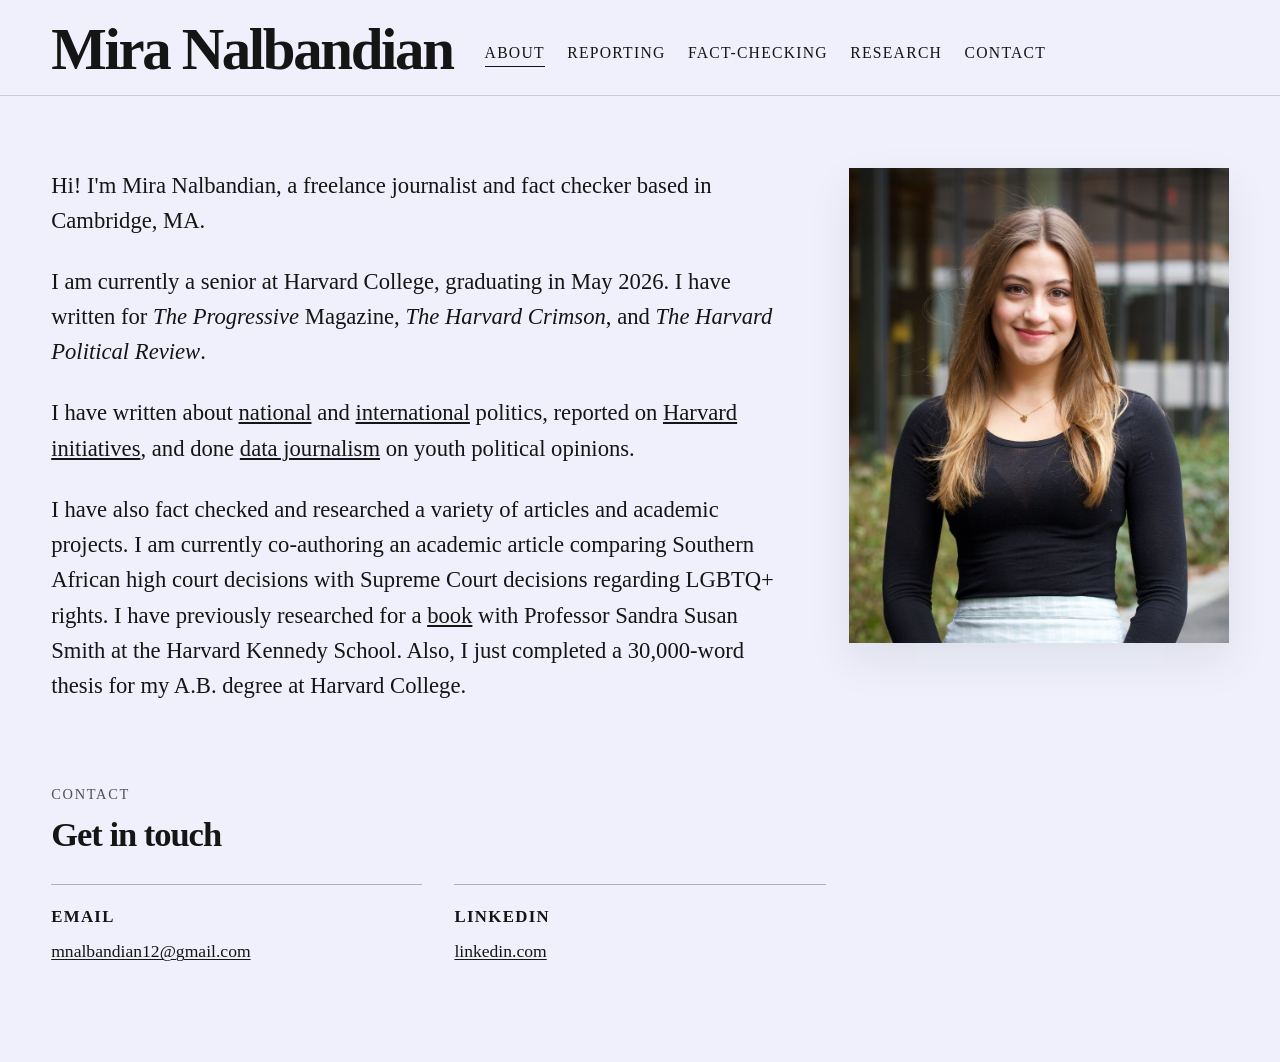
<file: index.html>
<!doctype html>
<html lang="en">
<head>
  <meta charset="utf-8" />
  <meta name="viewport" content="width=device-width, initial-scale=1" />
  <title>Mira Nalbandian</title>
  <meta
    name="description"
    content="Personal website for Mira Nalbandian."
  />
  <link rel="stylesheet" href="/style.css?v=20260422f" />
</head>
<body class="page-home">
  <a class="skip-link" href="#main-content">Skip to content</a>
  <header class="site-header">
    <div class="site-header-inner">
      <a class="site-brand" href="/">Mira Nalbandian</a>

      <nav class="site-header-nav" aria-label="Primary">
        <a href="/" aria-current="page">About</a>
        <a href="/selected-reporting/">Reporting</a>
        <a href="/selected-fact-checking/">Fact-checking</a>
        <a href="/research/">Research</a>
        <a href="/#contact">Contact</a>
      </nav>
    </div>
  </header>

  <main class="site-main" id="main-content">
    <div class="page-width">
      <section class="intro-section">
        <div class="about-layout">
          <article class="prose">
            <p>
              Hi! I&apos;m Mira Nalbandian, a freelance journalist and fact checker based in
              Cambridge, MA. 
            </p>

            <p>
              I am currently a senior at Harvard College, graduating in May 2026. I have written
              for <em>The Progressive</em> Magazine, <em>The Harvard Crimson</em>, and <em>The Harvard Political Review</em>.
            </p>

            <p>
              I have written about <a href="https://progressive.org/latest/using-race-as-reasonable-suspicion-nalbandian-20251117/">national</a> and <a href="https://theharvardpoliticalreview.com/britain-party-switch/">international</a> politics, reported on <a href="https://www.thecrimson.com/article/2025/11/12/hoover-institution-harvard/">Harvard initiatives</a>,
              and done <a href="https://theharvardpoliticalreview.com/shared-goals-divided-politics/">data journalism</a> on youth political opinions.
            </p>

            <p>
              I have also fact checked and researched a variety of articles and academic projects. 
              I am currently co-authoring an academic article comparing Southern African high court decisions
              with Supreme Court decisions regarding LGBTQ+ rights. I have previously researched for a <a href="https://www.hks.harvard.edu/centers/wiener/programs/criminaljustice/projects/pretrial-detention">book</a>
              with Professor Sandra Susan Smith at the Harvard Kennedy School. Also, I just completed a 
              30,000-word thesis for my A.B. degree at Harvard College.

          </article>

          <figure class="about-portrait">
            <img
              src="/assets/mira-portrait.jpg?v=20260422d"
              alt="Portrait of Mira Nalbandian"
            />
          </figure>
        </div>
      </section>

      <section class="section-block" id="contact">
        <div class="section-intro">
          <p class="section-kicker">Contact</p>
          <h2 class="section-title">Get in touch</h2>
        </div>

        <div class="contact-grid">
          <section class="contact-card">
            <h3>Email</h3>
            <p>
              <a href="mailto:mnalbandian12@gmail.com">
                mnalbandian12@gmail.com
              </a>
            </p>
          </section>

          <section class="contact-card">
            <h3>LinkedIn</h3>
            <p><a href="https://www.linkedin.com/in/mira-nalbandian-a75a6a229/" rel="noreferrer">linkedin.com</a></p>
          </section>
        </div>
      </section>
    </div>
  </main>
</body>
</html>
</file>
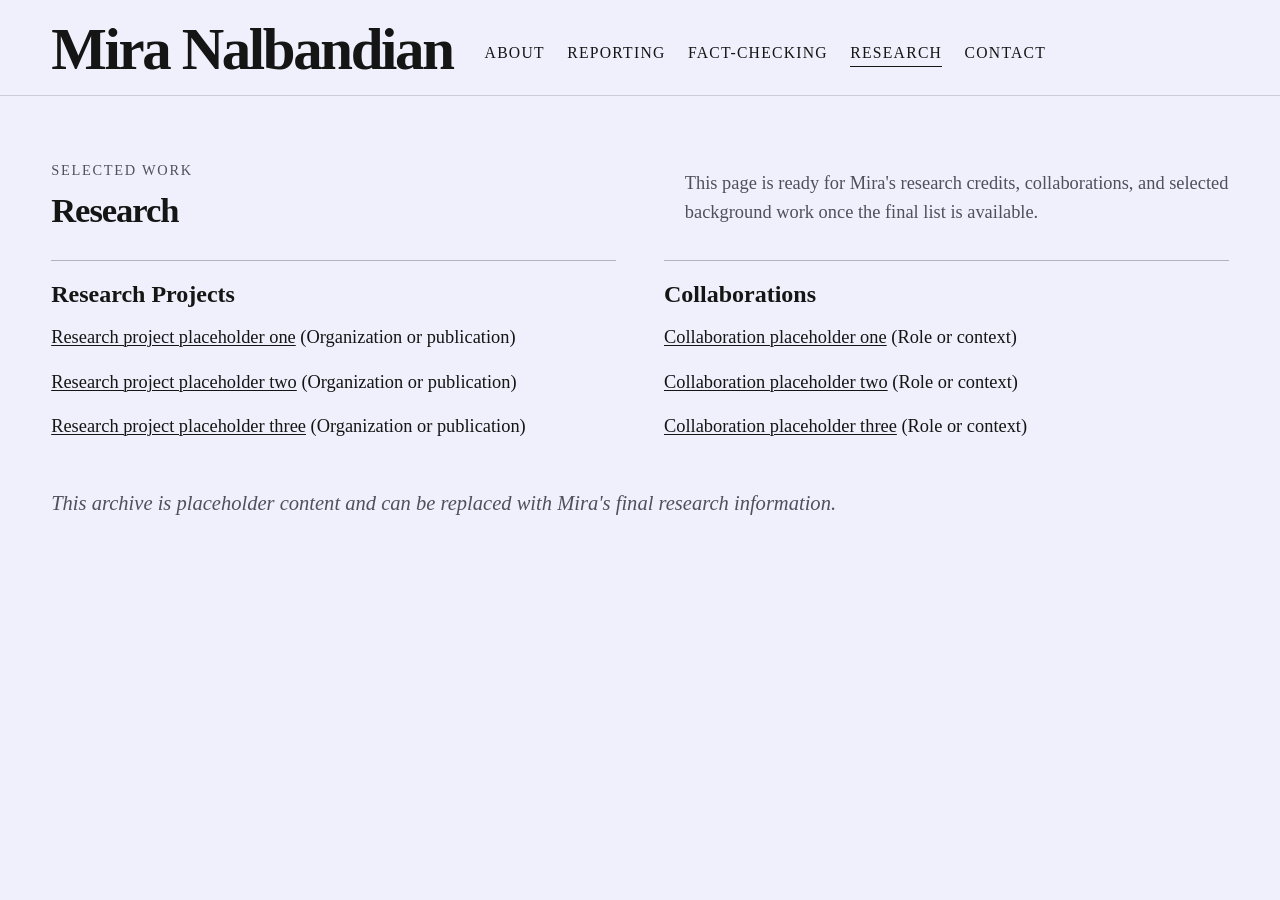
<file: research/index.html>
<!doctype html>
<html lang="en">
<head>
  <meta charset="utf-8" />
  <meta name="viewport" content="width=device-width, initial-scale=1" />
  <title>Research - Mira Nalbandian</title>
  <meta
    name="description"
    content="Research work by Mira Nalbandian."
  />
  <link rel="stylesheet" href="/style.css?v=20260422f" />
</head>
<body class="page-listing">
  <a class="skip-link" href="#main-content">Skip to content</a>
  <header class="site-header">
    <div class="site-header-inner">
      <a class="site-brand" href="/">Mira Nalbandian</a>

      <nav class="site-header-nav" aria-label="Primary">
        <a href="/">About</a>
        <a href="/selected-reporting/">Reporting</a>
        <a href="/selected-fact-checking/">Fact-checking</a>
        <a href="/research/" aria-current="page">Research</a>
        <a href="/#contact">Contact</a>
      </nav>
    </div>
  </header>

  <main class="site-main" id="main-content">
    <div class="page-width">
      <section>
        <div class="section-intro section-intro--split">
          <div>
            <p class="section-kicker">Selected Work</p>
            <h1 class="section-title">Research</h1>
          </div>

          <p class="section-lede">
            This page is ready for Mira&apos;s research credits, collaborations,
            and selected background work once the final list is available.
          </p>
        </div>

        <div class="listing-grid">
          <section class="list-group">
            <h2>Research Projects</h2>
            <div class="entry-list">
              <p><a href="https://example.com">Research project placeholder one</a> (Organization or publication)</p>
              <p><a href="https://example.com">Research project placeholder two</a> (Organization or publication)</p>
              <p><a href="https://example.com">Research project placeholder three</a> (Organization or publication)</p>
            </div>
          </section>

          <section class="list-group">
            <h2>Collaborations</h2>
            <div class="entry-list">
              <p><a href="https://example.com">Collaboration placeholder one</a> (Role or context)</p>
              <p><a href="https://example.com">Collaboration placeholder two</a> (Role or context)</p>
              <p><a href="https://example.com">Collaboration placeholder three</a> (Role or context)</p>
            </div>
          </section>
        </div>

        <p class="footer-note">
          This archive is placeholder content and can be replaced with Mira&apos;s
          final research information.
        </p>
      </section>
    </div>
  </main>
</body>
</html>
</file>
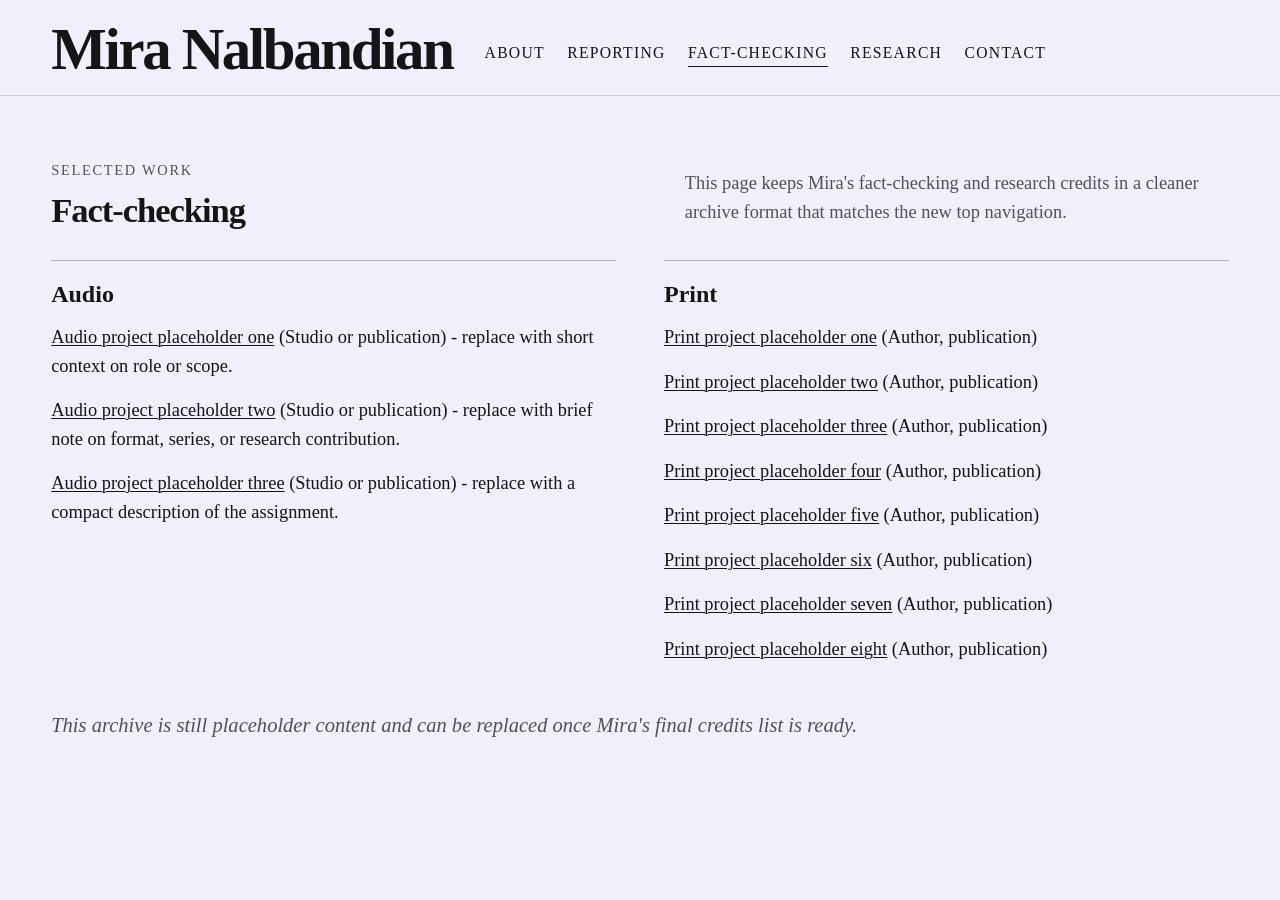
<file: selected-fact-checking/index.html>
<!doctype html>
<html lang="en">
<head>
  <meta charset="utf-8" />
  <meta name="viewport" content="width=device-width, initial-scale=1" />
  <title>Selected Fact-Checking - Mira Nalbandian</title>
  <meta
    name="description"
    content="Selected fact-checking work by Mira Nalbandian."
  />
  <link rel="stylesheet" href="/style.css?v=20260422f" />
</head>
<body class="page-listing">
  <a class="skip-link" href="#main-content">Skip to content</a>
  <header class="site-header">
    <div class="site-header-inner">
      <a class="site-brand" href="/">Mira Nalbandian</a>

      <nav class="site-header-nav" aria-label="Primary">
        <a href="/">About</a>
        <a href="/selected-reporting/">Reporting</a>
        <a href="/selected-fact-checking/" aria-current="page">Fact-checking</a>
        <a href="/research/">Research</a>
        <a href="/#contact">Contact</a>
      </nav>
    </div>
  </header>

  <main class="site-main" id="main-content">
    <div class="page-width">
      <section>
        <div class="section-intro section-intro--split">
          <div>
            <p class="section-kicker">Selected Work</p>
            <h1 class="section-title">Fact-checking</h1>
          </div>

          <p class="section-lede">
            This page keeps Mira&apos;s fact-checking and research credits in a
            cleaner archive format that matches the new top navigation.
          </p>
        </div>

        <div class="listing-grid">
          <section class="list-group">
            <h2>Audio</h2>
            <div class="entry-list">
              <p><a href="https://example.com">Audio project placeholder one</a> (Studio or publication) - replace with short context on role or scope.</p>
              <p><a href="https://example.com">Audio project placeholder two</a> (Studio or publication) - replace with brief note on format, series, or research contribution.</p>
              <p><a href="https://example.com">Audio project placeholder three</a> (Studio or publication) - replace with a compact description of the assignment.</p>
            </div>
          </section>

          <section class="list-group">
            <h2>Print</h2>
            <div class="entry-list">
              <p><a href="https://example.com">Print project placeholder one</a> (Author, publication)</p>
              <p><a href="https://example.com">Print project placeholder two</a> (Author, publication)</p>
              <p><a href="https://example.com">Print project placeholder three</a> (Author, publication)</p>
              <p><a href="https://example.com">Print project placeholder four</a> (Author, publication)</p>
              <p><a href="https://example.com">Print project placeholder five</a> (Author, publication)</p>
              <p><a href="https://example.com">Print project placeholder six</a> (Author, publication)</p>
              <p><a href="https://example.com">Print project placeholder seven</a> (Author, publication)</p>
              <p><a href="https://example.com">Print project placeholder eight</a> (Author, publication)</p>
            </div>
          </section>
        </div>

        <p class="footer-note">
          This archive is still placeholder content and can be replaced once
          Mira&apos;s final credits list is ready.
        </p>
      </section>
    </div>
  </main>
</body>
</html>
</file>
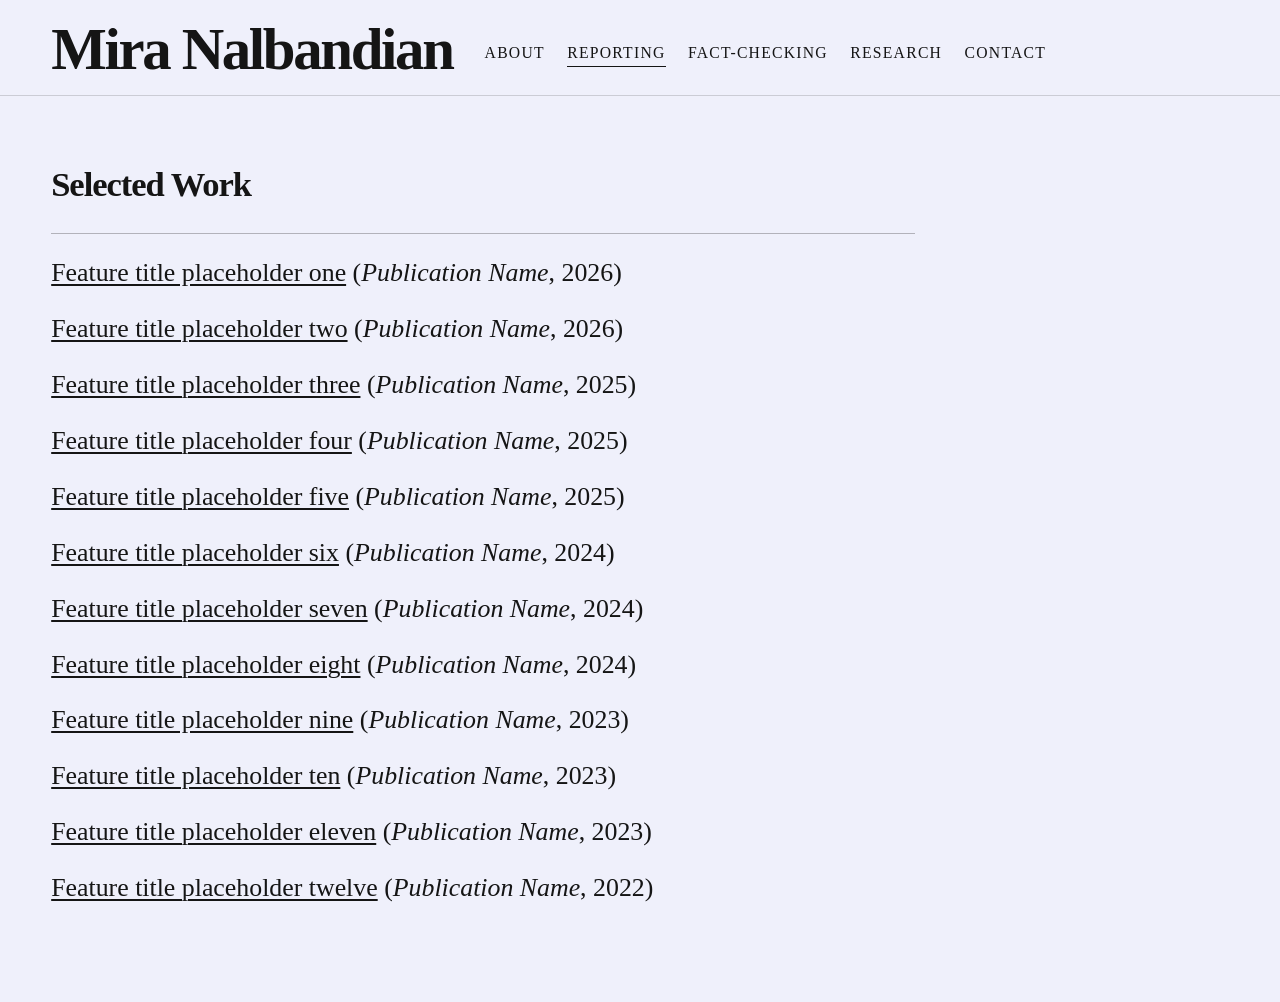
<file: selected-reporting/index.html>
<!doctype html>
<html lang="en">
<head>
  <meta charset="utf-8" />
  <meta name="viewport" content="width=device-width, initial-scale=1" />
  <title>Reporting - Mira Nalbandian</title>
  <meta
    name="description"
    content="Reporting archive and selected work by Mira Nalbandian."
  />
  <link rel="stylesheet" href="/style.css?v=20260422f" />
</head>
<body class="page-listing">
  <a class="skip-link" href="#main-content">Skip to content</a>
  <header class="site-header">
    <div class="site-header-inner">
      <a class="site-brand" href="/">Mira Nalbandian</a>

      <nav class="site-header-nav" aria-label="Primary">
        <a href="/">About</a>
        <a href="/selected-reporting/" aria-current="page">Reporting</a>
        <a href="/selected-fact-checking/">Fact-checking</a>
        <a href="/research/">Research</a>
        <a href="/#contact">Contact</a>
      </nav>
    </div>
  </header>

  <main class="site-main" id="main-content">
    <div class="page-width">
      <section class="reporting-section">
        <div class="section-intro section-intro--split">
          <div>
            <h1 class="section-title">Selected Work</h1>
          </div>
        </div>

        <div class="reporting-list" aria-label="Selected reporting">
          <p><a href="https://example.com">Feature title placeholder one</a> (<em>Publication Name</em>, 2026)</p>
          <p><a href="https://example.com">Feature title placeholder two</a> (<em>Publication Name</em>, 2026)</p>
          <p><a href="https://example.com">Feature title placeholder three</a> (<em>Publication Name</em>, 2025)</p>
          <p><a href="https://example.com">Feature title placeholder four</a> (<em>Publication Name</em>, 2025)</p>
          <p><a href="https://example.com">Feature title placeholder five</a> (<em>Publication Name</em>, 2025)</p>
          <p><a href="https://example.com">Feature title placeholder six</a> (<em>Publication Name</em>, 2024)</p>
          <p><a href="https://example.com">Feature title placeholder seven</a> (<em>Publication Name</em>, 2024)</p>
          <p><a href="https://example.com">Feature title placeholder eight</a> (<em>Publication Name</em>, 2024)</p>
          <p><a href="https://example.com">Feature title placeholder nine</a> (<em>Publication Name</em>, 2023)</p>
          <p><a href="https://example.com">Feature title placeholder ten</a> (<em>Publication Name</em>, 2023)</p>
          <p><a href="https://example.com">Feature title placeholder eleven</a> (<em>Publication Name</em>, 2023)</p>
          <p><a href="https://example.com">Feature title placeholder twelve</a> (<em>Publication Name</em>, 2022)</p>
        </div>
      </section>
    </div>
  </main>
</body>
</html>
</file>
<file: style.css>
:root {
  --background: #eff0fb;
  --background-strong: rgba(239, 240, 251, 0.96);
  --surface: #fbfbfe;
  --foreground: #151515;
  --muted: #50505b;
  --border: rgba(21, 21, 21, 0.16);
  --border-strong: rgba(21, 21, 21, 0.28);
  --shadow: 0 18px 42px rgba(24, 27, 51, 0.08);
  --page-width: 1400px;
  --content-width: 1180px;
  --font-body: Georgia, serif;
  --font-size-body: clamp(1.05rem, 0.98rem + 0.38vw, 1.35rem);
  --font-size-copy: clamp(1.1rem, 1rem + 0.52vw, 1.58rem);
  --font-size-brand: clamp(2.8rem, 4.6vw, 5.3rem);
  --font-size-heading: clamp(2.7rem, 4.2vw, 4.8rem);
  --font-size-section: clamp(2rem, 2.7vw, 3.1rem);
}

*,
*::before,
*::after {
  box-sizing: border-box;
}

html {
  scroll-behavior: smooth;
}

body {
  margin: 0;
  background: var(--background);
  color: var(--foreground);
  font-family: var(--font-body);
  font-size: var(--font-size-body);
  line-height: 1.45;
}

a {
  color: inherit;
  text-decoration-line: underline;
  text-decoration-thickness: 0.07em;
  text-underline-offset: 0.11em;
}

a:hover {
  text-decoration: none;
}

img {
  display: block;
  max-width: 100%;
  height: auto;
}

.skip-link {
  border: 0;
  clip-path: inset(50%);
  height: 1px;
  margin: -1px;
  overflow: hidden;
  padding: 0;
  position: absolute;
  width: 1px;
  word-wrap: normal;
  word-break: normal;
}

.skip-link:focus {
  clip-path: none;
  left: 5px;
  top: 5px;
  width: auto;
  height: auto;
  padding: 15px 23px 14px;
  background: #eeeeee;
  color: #444444;
  z-index: 100000;
}

.site-header {
  position: sticky;
  top: 0;
  z-index: 40;
  background: var(--background-strong);
  border-bottom: 1px solid var(--border);
  backdrop-filter: blur(10px);
}

.site-header-inner {
  max-width: var(--page-width);
  margin: 0 auto;
  padding: 1.35rem clamp(1rem, 4vw, 4rem) 1.1rem;
  display: flex;
  flex-wrap: wrap;
  align-items: flex-end;
  gap: 1rem 2rem;
}

.site-brand {
  color: inherit;
  font-size: var(--font-size-brand);
  font-weight: 700;
  line-height: 0.94;
  letter-spacing: -0.04em;
  text-decoration: none;
  white-space: nowrap;
}

.site-header-nav {
  display: flex;
  flex-wrap: wrap;
  align-items: center;
  gap: 0.75rem 1.4rem;
  padding-bottom: 0.65rem;
}

.site-header-nav a {
  display: inline-block;
  padding-bottom: 0.2rem;
  border-bottom: 1px solid transparent;
  color: inherit;
  text-decoration: none;
  text-transform: uppercase;
  letter-spacing: 0.08em;
  font-size: 0.98rem;
  line-height: 1.2;
}

.site-header-nav a:hover,
.site-header-nav a[aria-current="page"] {
  border-bottom-color: currentColor;
}

.site-main {
  padding: 4rem clamp(1rem, 4vw, 4rem) 6rem;
}

.page-width {
  max-width: var(--content-width);
  margin: 0 auto;
}

.intro-section {
  padding-top: 0.5rem;
}

.about-layout {
  display: grid;
  grid-template-columns: minmax(0, 1.15fr) minmax(280px, 380px);
  gap: 3.5rem 4rem;
  align-items: start;
}

.prose p {
  margin: 0 0 1.6rem;
  font-size: var(--font-size-copy);
  line-height: 1.56;
}

.prose p:last-child {
  margin-bottom: 0;
}

.about-note {
  color: var(--muted);
  font-style: italic;
}

.about-portrait {
  margin: 0;
}

.about-portrait img {
  width: 100%;
  aspect-ratio: 4 / 5;
  object-fit: cover;
  box-shadow: var(--shadow);
}

.section-block {
  margin-top: 5rem;
}

.section-intro {
  margin-bottom: 2rem;
}

.section-intro--split {
  display: grid;
  grid-template-columns: minmax(0, 1fr) minmax(280px, 34rem);
  gap: 1rem 2rem;
  align-items: end;
}

.section-kicker {
  margin: 0 0 0.85rem;
  color: var(--muted);
  text-transform: uppercase;
  letter-spacing: 0.12em;
  font-size: 0.9rem;
}

.section-title {
  margin: 0;
  font-size: var(--font-size-section);
  line-height: 0.98;
  font-weight: 700;
  letter-spacing: -0.03em;
}

.section-lede {
  margin: 0;
  color: var(--muted);
  font-size: 1.15rem;
  line-height: 1.6;
}

.reporting-section {
  padding-top: 0.5rem;
}

.reporting-list {
  max-width: 54rem;
  padding-top: 1.25rem;
  border-top: 1px solid var(--border-strong);
}

.reporting-list p {
  margin: 0 0 1.15rem;
  font-size: clamp(1.2rem, 1.04rem + 0.72vw, 1.62rem);
  line-height: 1.45;
}

.reporting-list p:last-child {
  margin-bottom: 0;
}

.contact-grid {
  display: grid;
  grid-template-columns: repeat(3, minmax(0, 1fr));
  gap: 1.5rem 2rem;
}

.contact-card {
  padding-top: 1.25rem;
  border-top: 1px solid var(--border-strong);
}

.contact-card h3 {
  margin: 0 0 0.5rem;
  font-size: 1.05rem;
  text-transform: uppercase;
  letter-spacing: 0.08em;
}

.contact-card p {
  margin: 0;
  font-size: 1.1rem;
  line-height: 1.6;
}

.projects-section {
  padding-top: 0.5rem;
}

.project-grid {
  display: grid;
  grid-template-columns: repeat(3, minmax(0, 1fr));
  gap: 2.75rem 1.8rem;
}

.project-card {
  display: block;
  color: inherit;
  text-decoration: none;
}

.project-card-media {
  position: relative;
  overflow: hidden;
  aspect-ratio: 4 / 5;
  background: linear-gradient(155deg, #ddd9f4 0%, #f0eff9 55%, #d5d8eb 100%);
  border: 1px solid var(--border);
  box-shadow: var(--shadow);
  padding: 1rem;
  display: flex;
  align-items: flex-end;
  transition: transform 140ms ease;
}

.project-card-media::before {
  content: "";
  position: absolute;
  top: 10%;
  right: 12%;
  width: 28%;
  aspect-ratio: 1;
  border-radius: 999px;
  border: 1px solid rgba(21, 21, 21, 0.14);
}

.project-card-media::after {
  content: "";
  position: absolute;
  left: 12%;
  right: -12%;
  bottom: -18%;
  height: 48%;
  border-radius: 50%;
  background: rgba(255, 255, 255, 0.35);
  transform: rotate(-8deg);
}

.project-card:nth-child(4n + 2) .project-card-media {
  background: linear-gradient(155deg, #e9d7d5 0%, #f7eeea 55%, #d9cbc6 100%);
}

.project-card:nth-child(4n + 3) .project-card-media {
  background: linear-gradient(155deg, #d8e4df 0%, #eef5f0 55%, #d5ddd7 100%);
}

.project-card:nth-child(4n + 4) .project-card-media {
  background: linear-gradient(155deg, #e5ddcf 0%, #f7f2e8 55%, #ddd2bf 100%);
}

.project-card-index {
  position: relative;
  z-index: 1;
  display: inline-block;
  padding: 0.45rem 0.65rem;
  background: rgba(255, 255, 255, 0.76);
  border: 1px solid rgba(21, 21, 21, 0.12);
  font-size: 0.88rem;
  letter-spacing: 0.08em;
  text-transform: uppercase;
}

.project-card-body {
  padding-top: 1rem;
}

.project-card-type,
.project-card-publication {
  margin: 0;
  color: var(--muted);
  font-size: 0.98rem;
  text-transform: uppercase;
  letter-spacing: 0.08em;
}

.project-card-title {
  margin: 0.4rem 0 0.55rem;
  font-size: 1.6rem;
  line-height: 1.1;
}

.project-card-summary {
  margin: 0;
  font-size: 1.08rem;
  line-height: 1.55;
}

.project-card:hover .project-card-title {
  text-decoration-line: underline;
  text-decoration-thickness: 0.07em;
  text-underline-offset: 0.11em;
}

.project-card:hover .project-card-media {
  transform: translateY(-2px);
}

.listing-grid {
  display: grid;
  grid-template-columns: repeat(2, minmax(0, 1fr));
  gap: 2rem 3rem;
}

.list-group {
  padding-top: 1.25rem;
  border-top: 1px solid var(--border-strong);
}

.list-group h2 {
  margin: 0 0 1rem;
  font-size: 1.5rem;
  line-height: 1.1;
}

.entry-list p {
  margin: 0 0 1rem;
  font-size: 1.15rem;
  line-height: 1.55;
}

.entry-list p:last-child {
  margin-bottom: 0;
}

.footer-note {
  margin-top: 3rem;
  color: var(--muted);
  font-style: italic;
}

@media (prefers-reduced-motion: reduce) {
  html {
    scroll-behavior: auto;
  }

  .project-card-media {
    transition: none;
  }
}

@media (max-width: 1100px) {
  .project-grid {
    grid-template-columns: repeat(2, minmax(0, 1fr));
  }
}

@media (max-width: 900px) {
  .site-header-inner {
    align-items: flex-start;
  }

  .site-header-nav {
    padding-bottom: 0;
  }

  .about-layout,
  .section-intro--split,
  .listing-grid,
  .contact-grid {
    grid-template-columns: 1fr;
  }

  .about-layout {
    gap: 2.25rem;
  }
}

@media (max-width: 640px) {
  .site-main {
    padding-top: 2.5rem;
    padding-bottom: 4rem;
  }

  .project-grid {
    grid-template-columns: 1fr;
  }

  .project-card-title {
    font-size: 1.45rem;
  }
}
</file>
